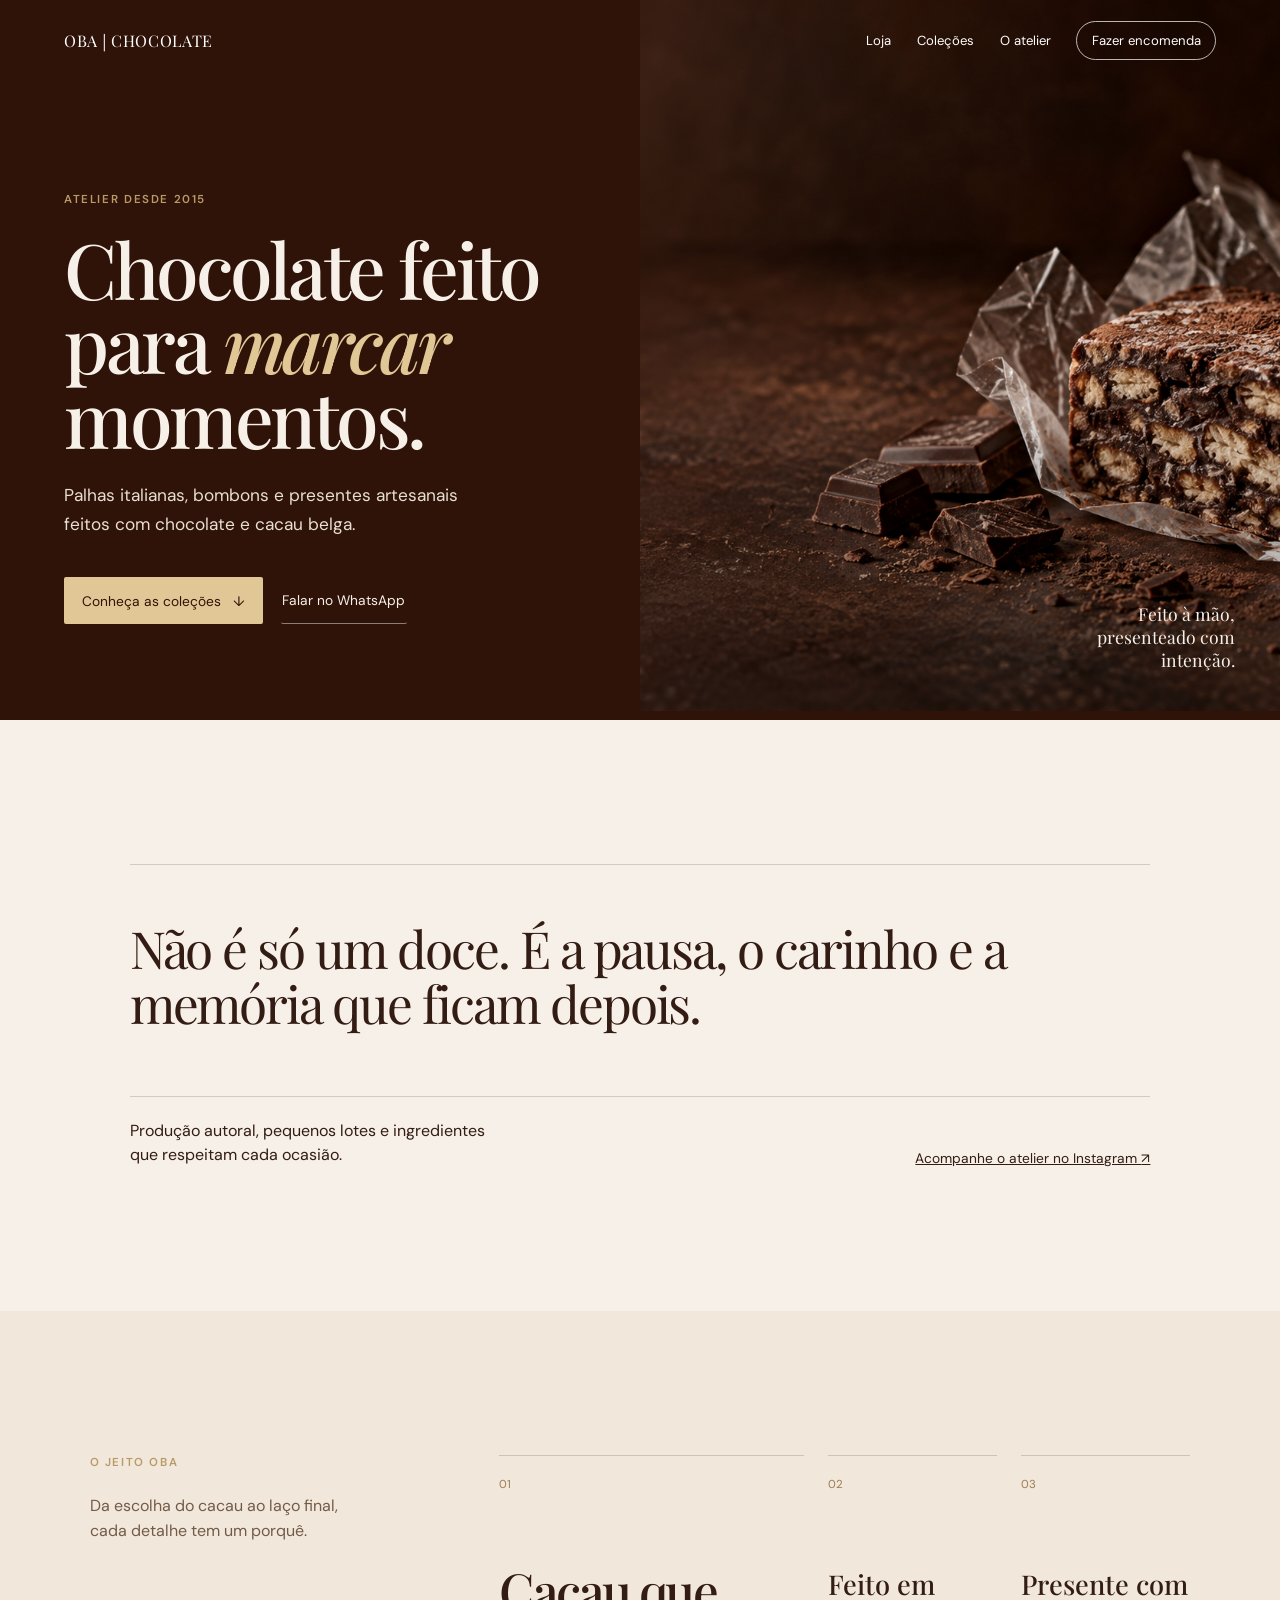
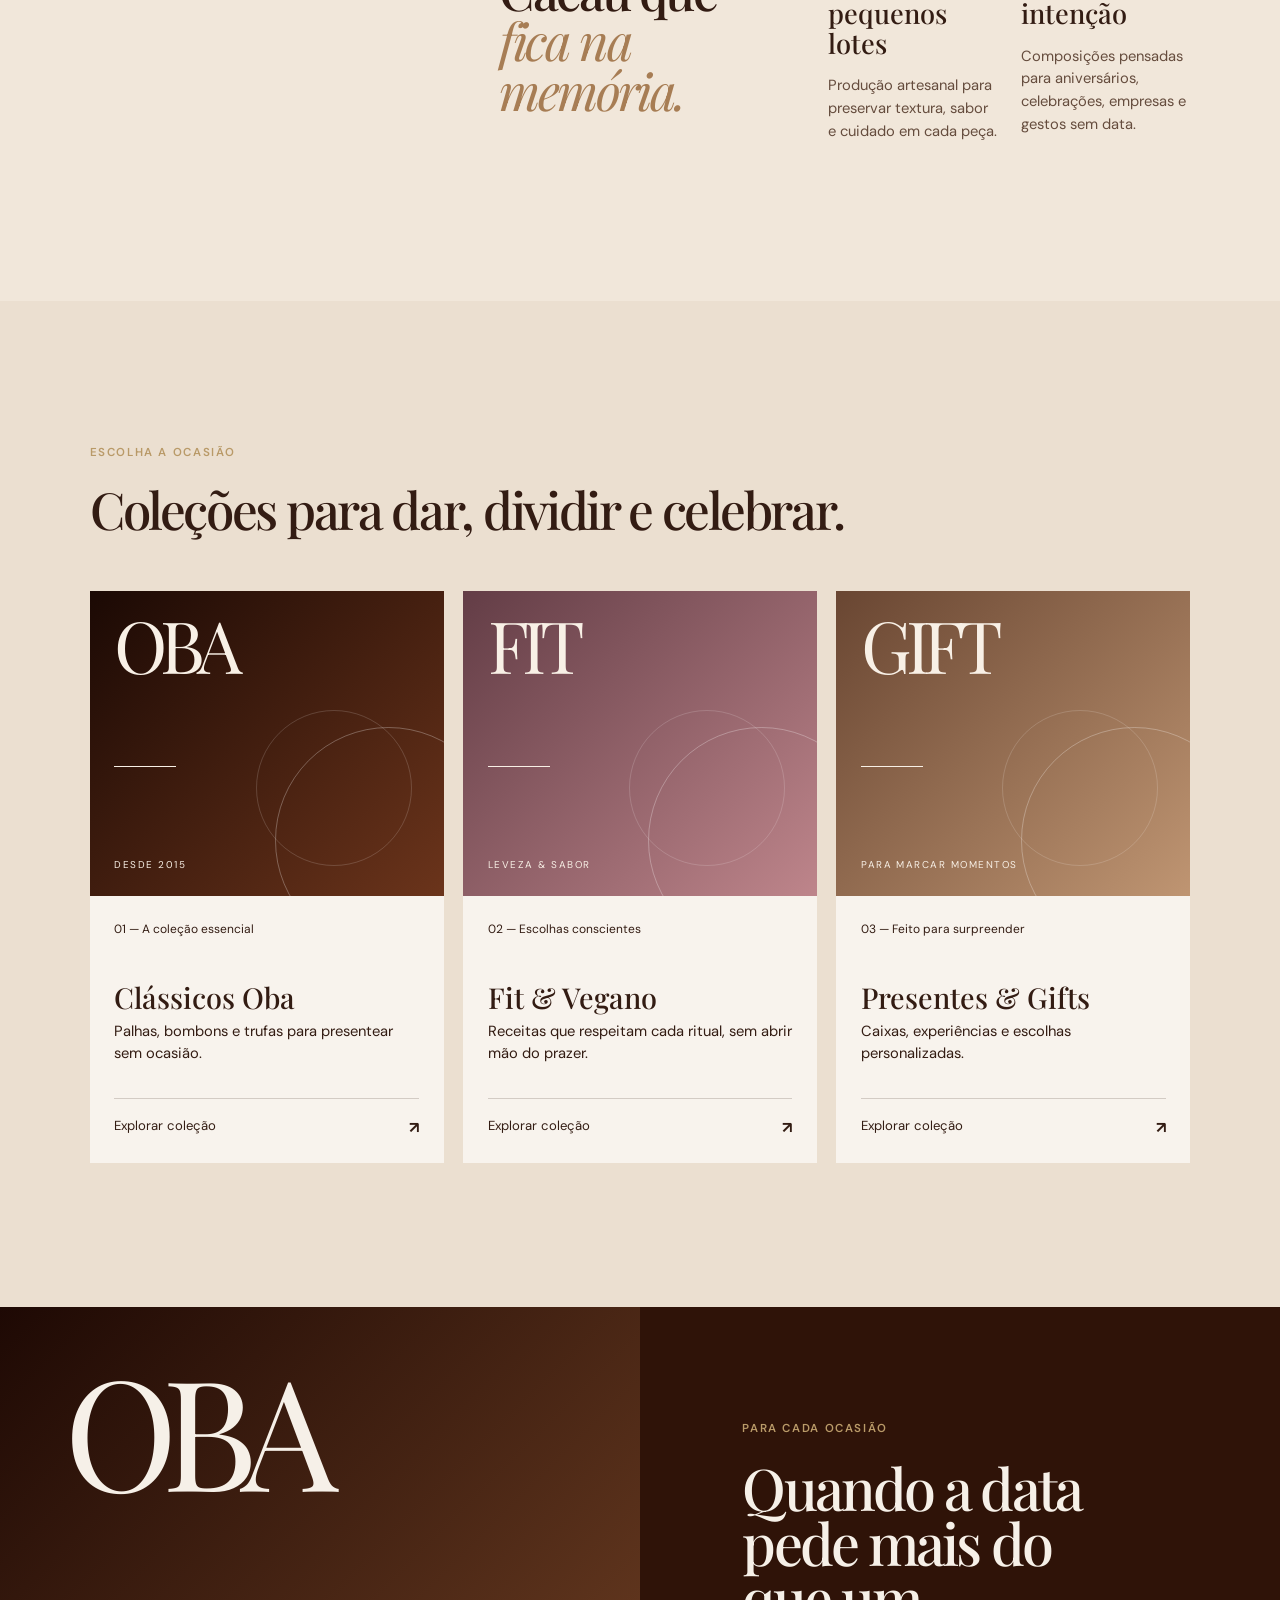
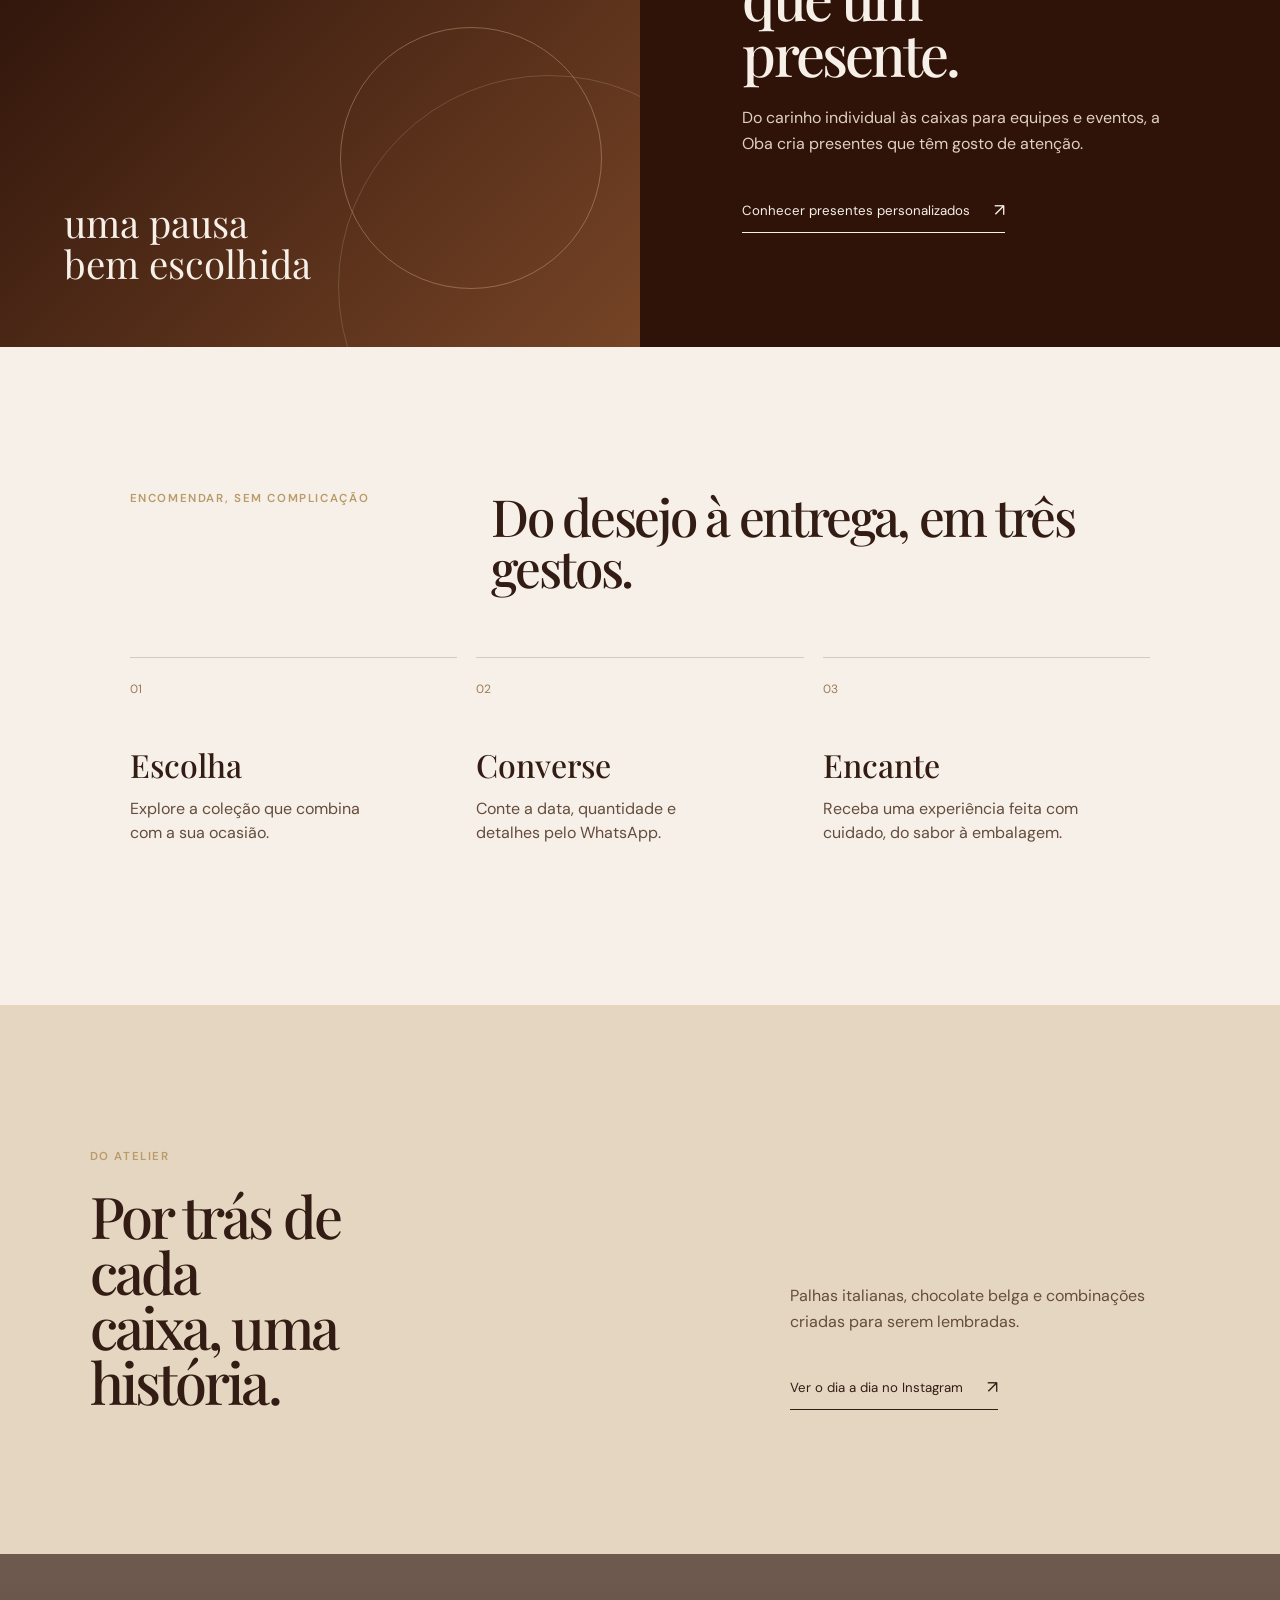
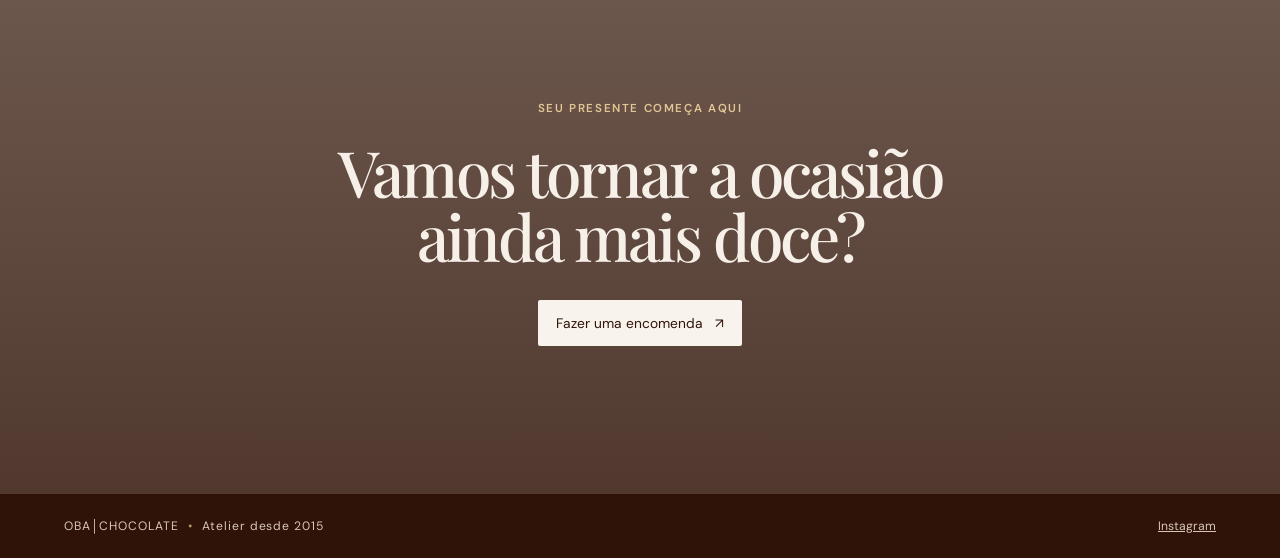
<file: index.html>
<!doctype html>
<html lang="pt-BR">
  <head>
    <meta charset="UTF-8" />
    <meta name="viewport" content="width=device-width, initial-scale=1.0" />
    <meta name="description" content="Oba Chocolate — presentes, palhas italianas e experiências artesanais em chocolate." />
    <title>Oba Chocolate — Atelier desde 2015</title>
    <link rel="preconnect" href="https://fonts.googleapis.com" />
    <link rel="preconnect" href="https://fonts.gstatic.com" crossorigin />
    <link href="https://fonts.googleapis.com/css2?family=DM+Sans:wght@400;500;600&family=Playfair+Display:wght@500;600;700&display=swap" rel="stylesheet" />
    <link rel="stylesheet" href="styles.css" />
  </head>
  <body>
    <a class="skip-link" href="#conteudo">Pular para o conteúdo</a>
    <header class="topbar">
      <a class="brand" href="#inicio" aria-label="Oba Chocolate — início">OBA<span>│</span>CHOCOLATE</a>
      <nav aria-label="Navegação principal">
        <a href="loja.html">Loja</a>
        <a href="#colecoes">Coleções</a>
        <a href="#atelier">O atelier</a>
        <a class="nav-cta" href="https://wa.me/5521999297818" target="_blank" rel="noreferrer">Fazer encomenda</a>
      </nav>
    </header>

    <main id="conteudo">
      <section class="hero" id="inicio" aria-labelledby="hero-title">
        <div class="hero-copy reveal">
          <p class="eyebrow">Atelier desde 2015</p>
          <h1 id="hero-title">Chocolate feito para <em>marcar</em> momentos.</h1>
          <p class="lede">Palhas italianas, bombons e presentes artesanais feitos com chocolate e cacau belga.</p>
          <div class="actions">
            <a class="button button-primary" href="#colecoes">Conheça as coleções <span aria-hidden="true">↓</span></a>
            <a class="button button-plain" href="https://wa.me/5521999297818" target="_blank" rel="noreferrer">Falar no WhatsApp</a>
          </div>
        </div>
        <div class="hero-media parallax" data-parallax="0.08">
          <img src="oba-hero-artesanal.png" alt="Palha italiana artesanal de chocolate, embrulhada para presente" />
          <p class="image-note">Feito à mão,<br />presenteado com intenção.</p>
        </div>
      </section>

      <section class="statement section-space" id="atelier">
        <div class="rule reveal"></div>
        <p class="display reveal">Não é só um doce. É a pausa, o carinho e a memória que ficam depois.</p>
        <div class="atelier-details reveal">
          <p>Produção autoral, pequenos lotes e ingredientes que respeitam cada ocasião.</p>
          <a href="https://www.instagram.com/obachocolate/" target="_blank" rel="noreferrer">Acompanhe o atelier no Instagram <span aria-hidden="true">↗</span></a>
        </div>
      </section>

      <section class="signature section-space" aria-labelledby="signature-title">
        <div class="signature-label reveal"><p class="eyebrow">O jeito Oba</p><p>Da escolha do cacau ao laço final, cada detalhe tem um porquê.</p></div>
        <div class="signature-grid">
          <article class="reveal"><span>01</span><h2 id="signature-title">Cacau que<br /><em>fica na memória.</em></h2></article>
          <article class="reveal" style="--delay:100ms"><span>02</span><h3>Feito em pequenos lotes</h3><p>Produção artesanal para preservar textura, sabor e cuidado em cada peça.</p></article>
          <article class="reveal" style="--delay:200ms"><span>03</span><h3>Presente com intenção</h3><p>Composições pensadas para aniversários, celebrações, empresas e gestos sem data.</p></article>
        </div>
      </section>

      <section class="collections section-space" id="colecoes" aria-labelledby="collections-title">
        <div class="section-heading reveal">
          <p class="eyebrow">Escolha a ocasião</p>
          <h2 id="collections-title">Coleções para dar, dividir e celebrar.</h2>
        </div>
        <div class="collection-grid">
          <a class="collection-card classic reveal" style="--delay: 0ms" href="classicos.html" aria-label="Explorar coleção Clássicos Oba">
            <div class="card-art"><span>OBA</span><i></i><small>Desde 2015</small></div>
            <div class="card-content"><p>01 — A coleção essencial</p><h3>Clássicos Oba</h3><span>Palhas, bombons e trufas para presentear sem ocasião.</span><strong>Explorar coleção <b>↗</b></strong></div>
          </a>
          <a class="collection-card fit reveal" style="--delay: 100ms" href="fit-vegano.html" aria-label="Explorar coleção Fit e Vegano">
            <div class="card-art"><span>FIT</span><i></i><small>Leveza &amp; sabor</small></div>
            <div class="card-content"><p>02 — Escolhas conscientes</p><h3>Fit &amp; Vegano</h3><span>Receitas que respeitam cada ritual, sem abrir mão do prazer.</span><strong>Explorar coleção <b>↗</b></strong></div>
          </a>
          <a class="collection-card gifts reveal" style="--delay: 200ms" href="presentes.html" aria-label="Explorar coleção Presentes e Gifts">
            <div class="card-art"><span>GIFT</span><i></i><small>Para marcar momentos</small></div>
            <div class="card-content"><p>03 — Feito para surpreender</p><h3>Presentes &amp; Gifts</h3><span>Caixas, experiências e escolhas personalizadas.</span><strong>Explorar coleção <b>↗</b></strong></div>
          </a>
        </div>
      </section>

      <section class="occasions" aria-labelledby="occasions-title">
        <div class="occasion-art reveal"><span>OBA</span><p>uma pausa<br />bem escolhida</p></div>
        <div class="occasion-copy reveal"><p class="eyebrow">Para cada ocasião</p><h2 id="occasions-title">Quando a data pede mais do que um presente.</h2><p>Do carinho individual às caixas para equipes e eventos, a Oba cria presentes que têm gosto de atenção.</p><a class="text-link" href="presentes.html">Conhecer presentes personalizados <span>↗</span></a></div>
      </section>

      <section class="process section-space" aria-labelledby="process-title">
        <div class="process-intro reveal"><p class="eyebrow">Encomendar, sem complicação</p><h2 id="process-title">Do desejo à entrega, em três gestos.</h2></div>
        <ol class="steps">
          <li class="reveal"><span>01</span><h3>Escolha</h3><p>Explore a coleção que combina com a sua ocasião.</p></li>
          <li class="reveal" style="--delay: 100ms"><span>02</span><h3>Converse</h3><p>Conte a data, quantidade e detalhes pelo WhatsApp.</p></li>
          <li class="reveal" style="--delay: 200ms"><span>03</span><h3>Encante</h3><p>Receba uma experiência feita com cuidado, do sabor à embalagem.</p></li>
        </ol>
      </section>

      <section class="journal section-space" aria-labelledby="journal-title">
        <div class="journal-heading reveal"><p class="eyebrow">Do atelier</p><h2 id="journal-title">Por trás de cada<br />caixa, uma história.</h2></div>
        <div class="journal-note reveal"><p>Palhas italianas, chocolate belga e combinações criadas para serem lembradas.</p><a class="text-link" href="https://www.instagram.com/obachocolate/" target="_blank" rel="noreferrer">Ver o dia a dia no Instagram <span>↗</span></a></div>
      </section>

      <section class="closing" aria-labelledby="closing-title">
        <div class="closing-copy reveal"><p class="eyebrow">Seu presente começa aqui</p><h2 id="closing-title">Vamos tornar a ocasião ainda mais doce?</h2><a class="button button-light" href="https://wa.me/5521999297818" target="_blank" rel="noreferrer">Fazer uma encomenda <span aria-hidden="true">↗</span></a></div>
      </section>
    </main>
    <footer><p>OBA│CHOCOLATE <span>•</span> Atelier desde 2015</p><a href="https://www.instagram.com/obachocolate/" target="_blank" rel="noreferrer">Instagram</a></footer>
    <script src="script.js"></script>
  </body>
</html>
</file>
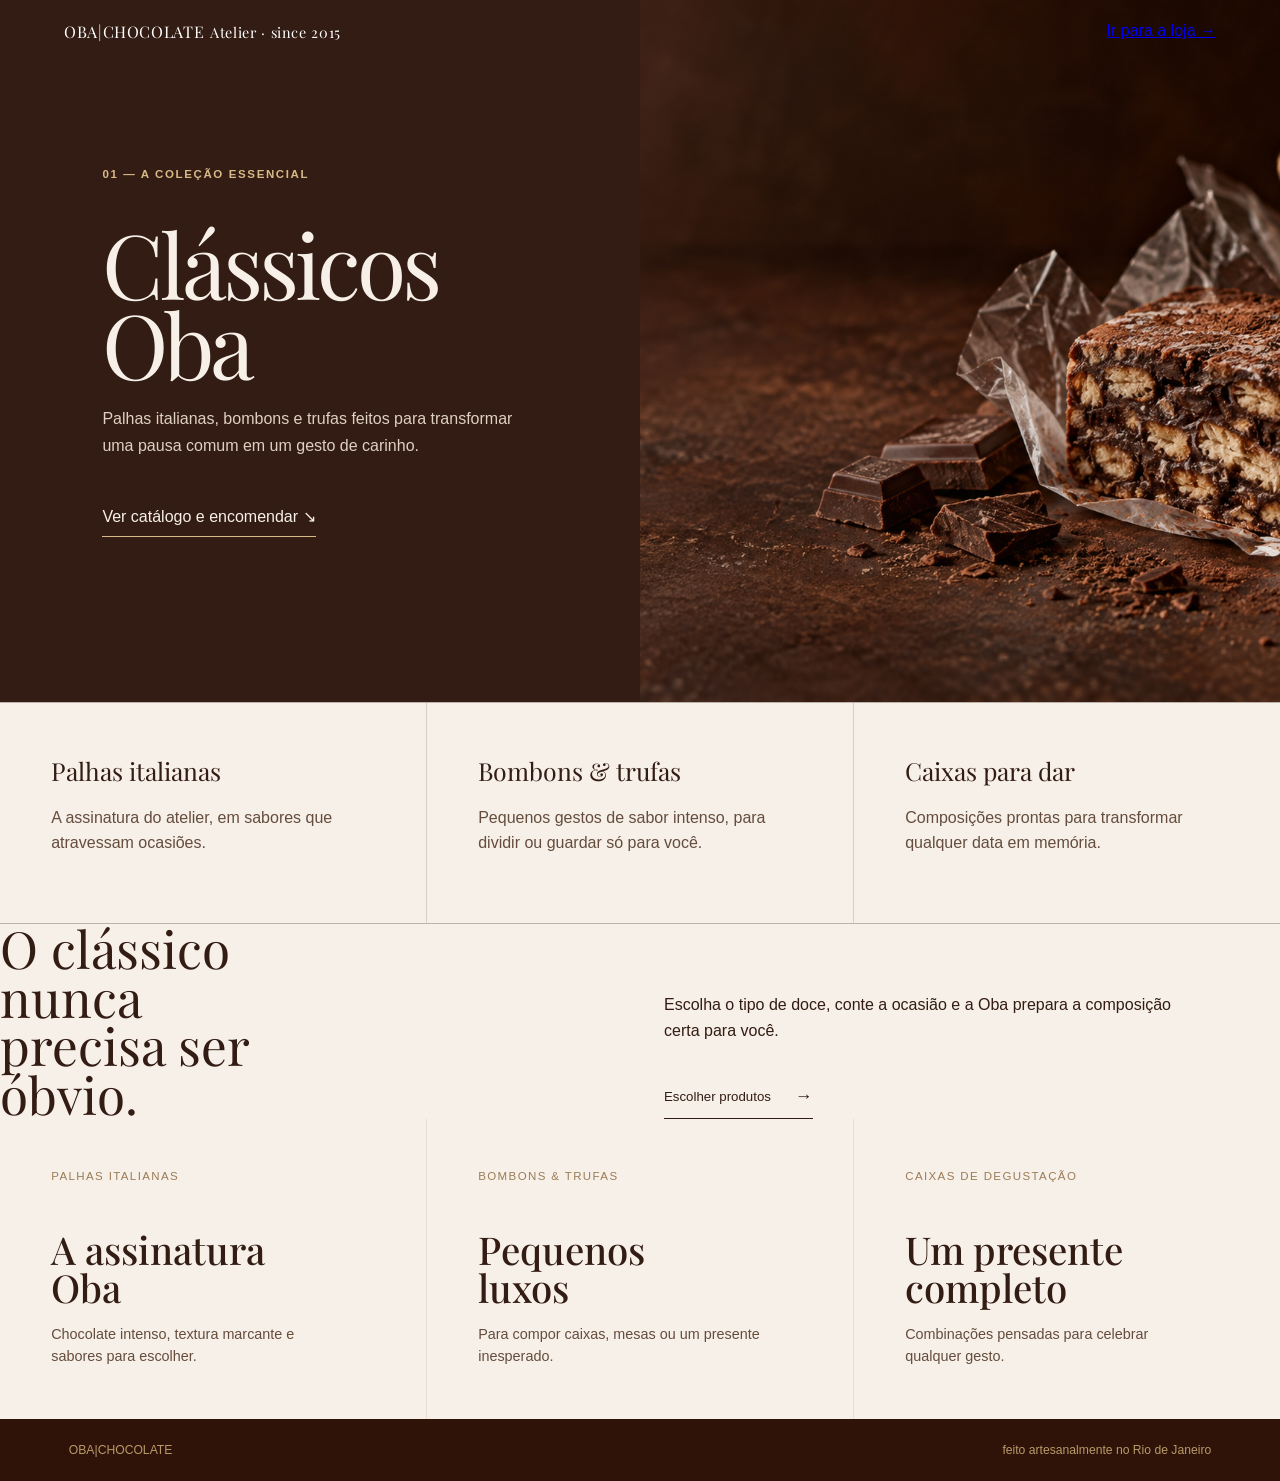
<file: classicos.html>
<!doctype html>
<html lang="pt-BR">
<head>
  <meta charset="utf-8"><meta name="viewport" content="width=device-width,initial-scale=1">
  <title>Clássicos Oba — Oba Chocolate</title>
  <link rel="preconnect" href="https://fonts.googleapis.com"><link rel="preconnect" href="https://fonts.gstatic.com" crossorigin>
  <link href="https://fonts.googleapis.com/css2?family=DM+Mono:wght@400;500&family=Playfair+Display:ital,wght@0,400;0,500;1,400&display=swap" rel="stylesheet"><link rel="stylesheet" href="styles.css">
</head>
<body class="collection-page">
  <header class="topbar innerbar"><a class="brand" href="index.html">OBA|CHOCOLATE <span>Atelier · since 2015</span></a><a class="menu-link" href="loja.html">Ir para a loja →</a></header>
  <main>
    <section class="collection-hero"><div class="collection-hero-copy"><p class="eyebrow">01 — A coleção essencial</p><h1>Clássicos Oba</h1><p>Palhas italianas, bombons e trufas feitos para transformar uma pausa comum em um gesto de carinho.</p><a href="#catalogo">Ver catálogo e encomendar ↘</a></div><div class="collection-photo" style="background-image:url('oba-hero-artesanal.png')"></div></section>
    <section class="collection-notes"><article><span>Palhas italianas</span><p>A assinatura do atelier, em sabores que atravessam ocasiões.</p></article><article><span>Bombons &amp; trufas</span><p>Pequenos gestos de sabor intenso, para dividir ou guardar só para você.</p></article><article><span>Caixas para dar</span><p>Composições prontas para transformar qualquer data em memória.</p></article></section>
    <section class="catalog-bridge reveal" id="catalogo"><h2>O clássico nunca precisa ser óbvio.</h2><div><p>Escolha o tipo de doce, conte a ocasião e a Oba prepara a composição certa para você.</p><a class="text-link dark-link" href="loja.html">Escolher produtos <span>→</span></a></div></section>
    <section class="product-showcase" aria-label="Opções da coleção clássicos"><article><p>Palhas italianas</p><h3>A assinatura Oba</h3><span>Chocolate intenso, textura marcante e sabores para escolher.</span></article><article><p>Bombons &amp; trufas</p><h3>Pequenos luxos</h3><span>Para compor caixas, mesas ou um presente inesperado.</span></article><article><p>Caixas de degustação</p><h3>Um presente completo</h3><span>Combinações pensadas para celebrar qualquer gesto.</span></article></section>
  </main><footer><span>OBA|CHOCOLATE</span><span>feito artesanalmente no Rio de Janeiro</span></footer><script src="script.js"></script>
</body></html>
</file>
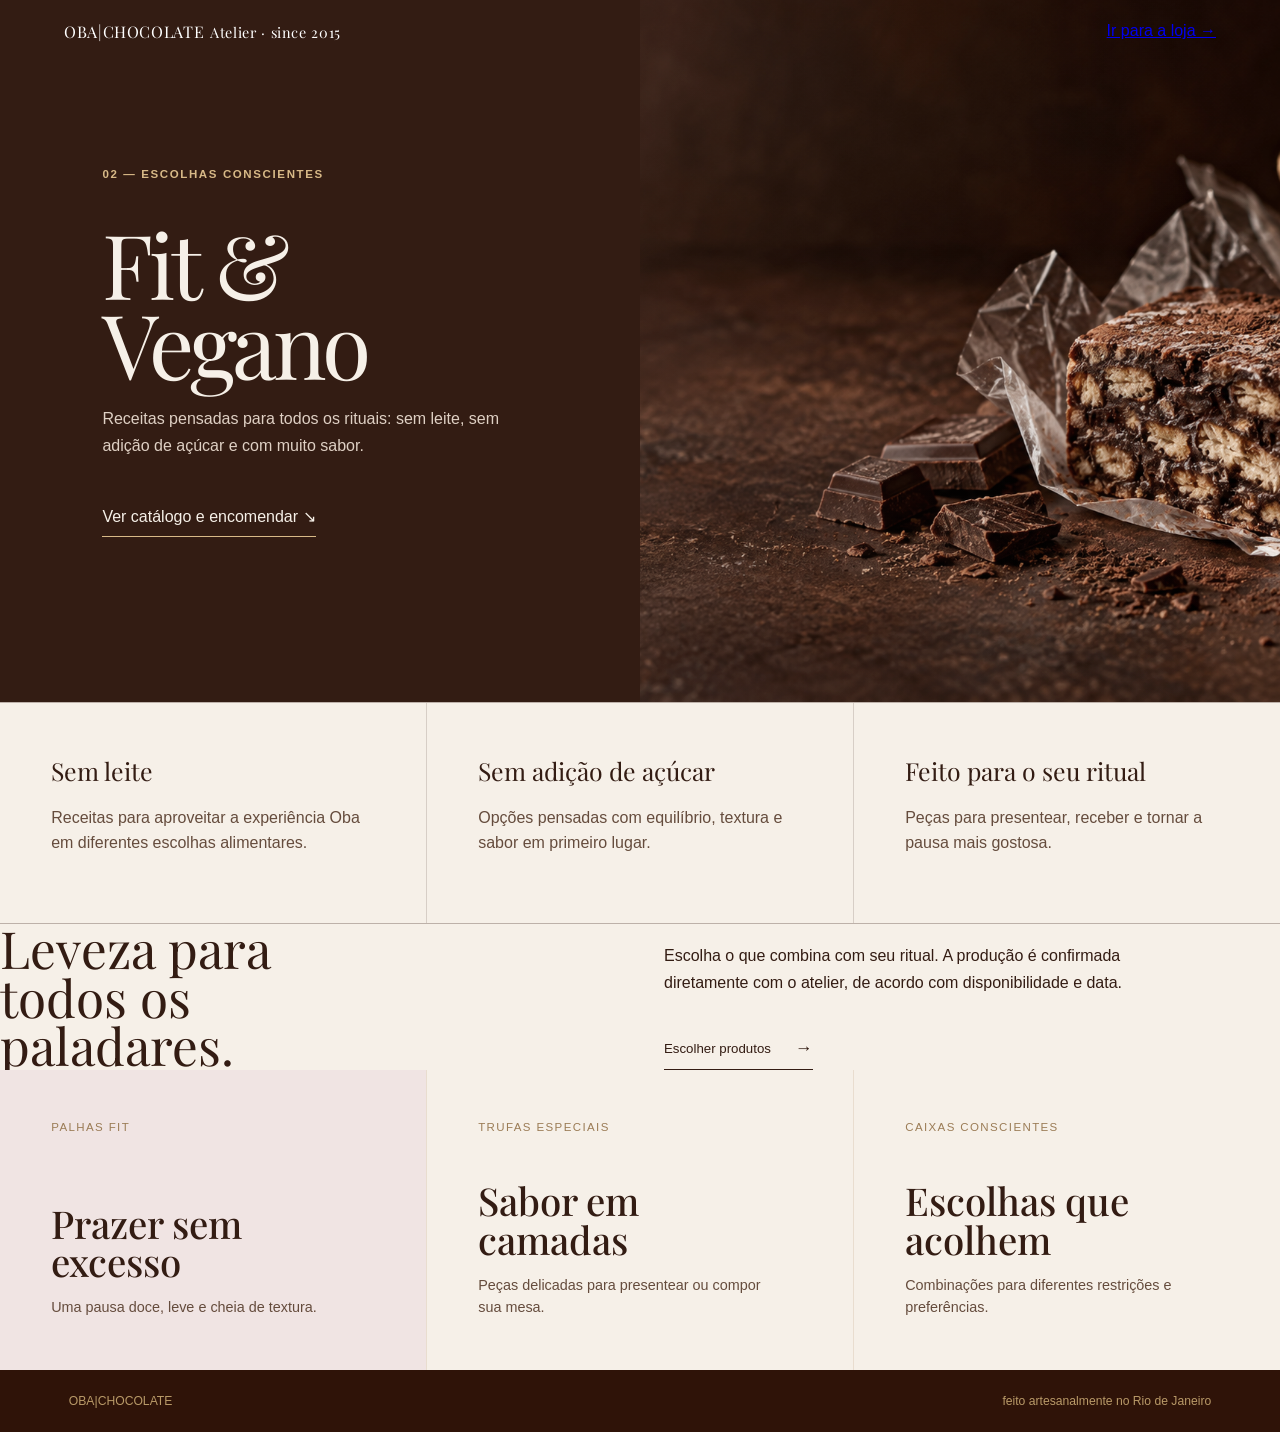
<file: fit-vegano.html>
<!doctype html>
<html lang="pt-BR">
<head>
  <meta charset="utf-8"><meta name="viewport" content="width=device-width,initial-scale=1">
  <title>Fit & Vegano — Oba Chocolate</title>
  <link rel="preconnect" href="https://fonts.googleapis.com"><link rel="preconnect" href="https://fonts.gstatic.com" crossorigin>
  <link href="https://fonts.googleapis.com/css2?family=DM+Mono:wght@400;500&family=Playfair+Display:ital,wght@0,400;0,500;1,400&display=swap" rel="stylesheet"><link rel="stylesheet" href="styles.css">
</head>
<body class="collection-page">
  <header class="topbar innerbar"><a class="brand" href="index.html">OBA|CHOCOLATE <span>Atelier · since 2015</span></a><a class="menu-link" href="loja.html">Ir para a loja →</a></header>
  <main>
    <section class="collection-hero fit-hero"><div class="collection-hero-copy"><p class="eyebrow">02 — Escolhas conscientes</p><h1>Fit &amp; Vegano</h1><p>Receitas pensadas para todos os rituais: sem leite, sem adição de açúcar e com muito sabor.</p><a href="#catalogo">Ver catálogo e encomendar ↘</a></div><div class="collection-photo" style="background-image:url('oba-hero-artesanal.png')"></div></section>
    <section class="collection-notes"><article><span>Sem leite</span><p>Receitas para aproveitar a experiência Oba em diferentes escolhas alimentares.</p></article><article><span>Sem adição de açúcar</span><p>Opções pensadas com equilíbrio, textura e sabor em primeiro lugar.</p></article><article><span>Feito para o seu ritual</span><p>Peças para presentear, receber e tornar a pausa mais gostosa.</p></article></section>
    <section class="catalog-bridge reveal" id="catalogo"><h2>Leveza para todos os paladares.</h2><div><p>Escolha o que combina com seu ritual. A produção é confirmada diretamente com o atelier, de acordo com disponibilidade e data.</p><a class="text-link dark-link" href="loja.html">Escolher produtos <span>→</span></a></div></section>
    <section class="product-showcase fit-products" aria-label="Opções da coleção Fit e Vegano"><article><p>Palhas Fit</p><h3>Prazer sem excesso</h3><span>Uma pausa doce, leve e cheia de textura.</span></article><article><p>Trufas especiais</p><h3>Sabor em camadas</h3><span>Peças delicadas para presentear ou compor sua mesa.</span></article><article><p>Caixas conscientes</p><h3>Escolhas que acolhem</h3><span>Combinações para diferentes restrições e preferências.</span></article></section>
  </main><footer><span>OBA|CHOCOLATE</span><span>feito artesanalmente no Rio de Janeiro</span></footer><script src="script.js"></script>
</body></html>
</file>
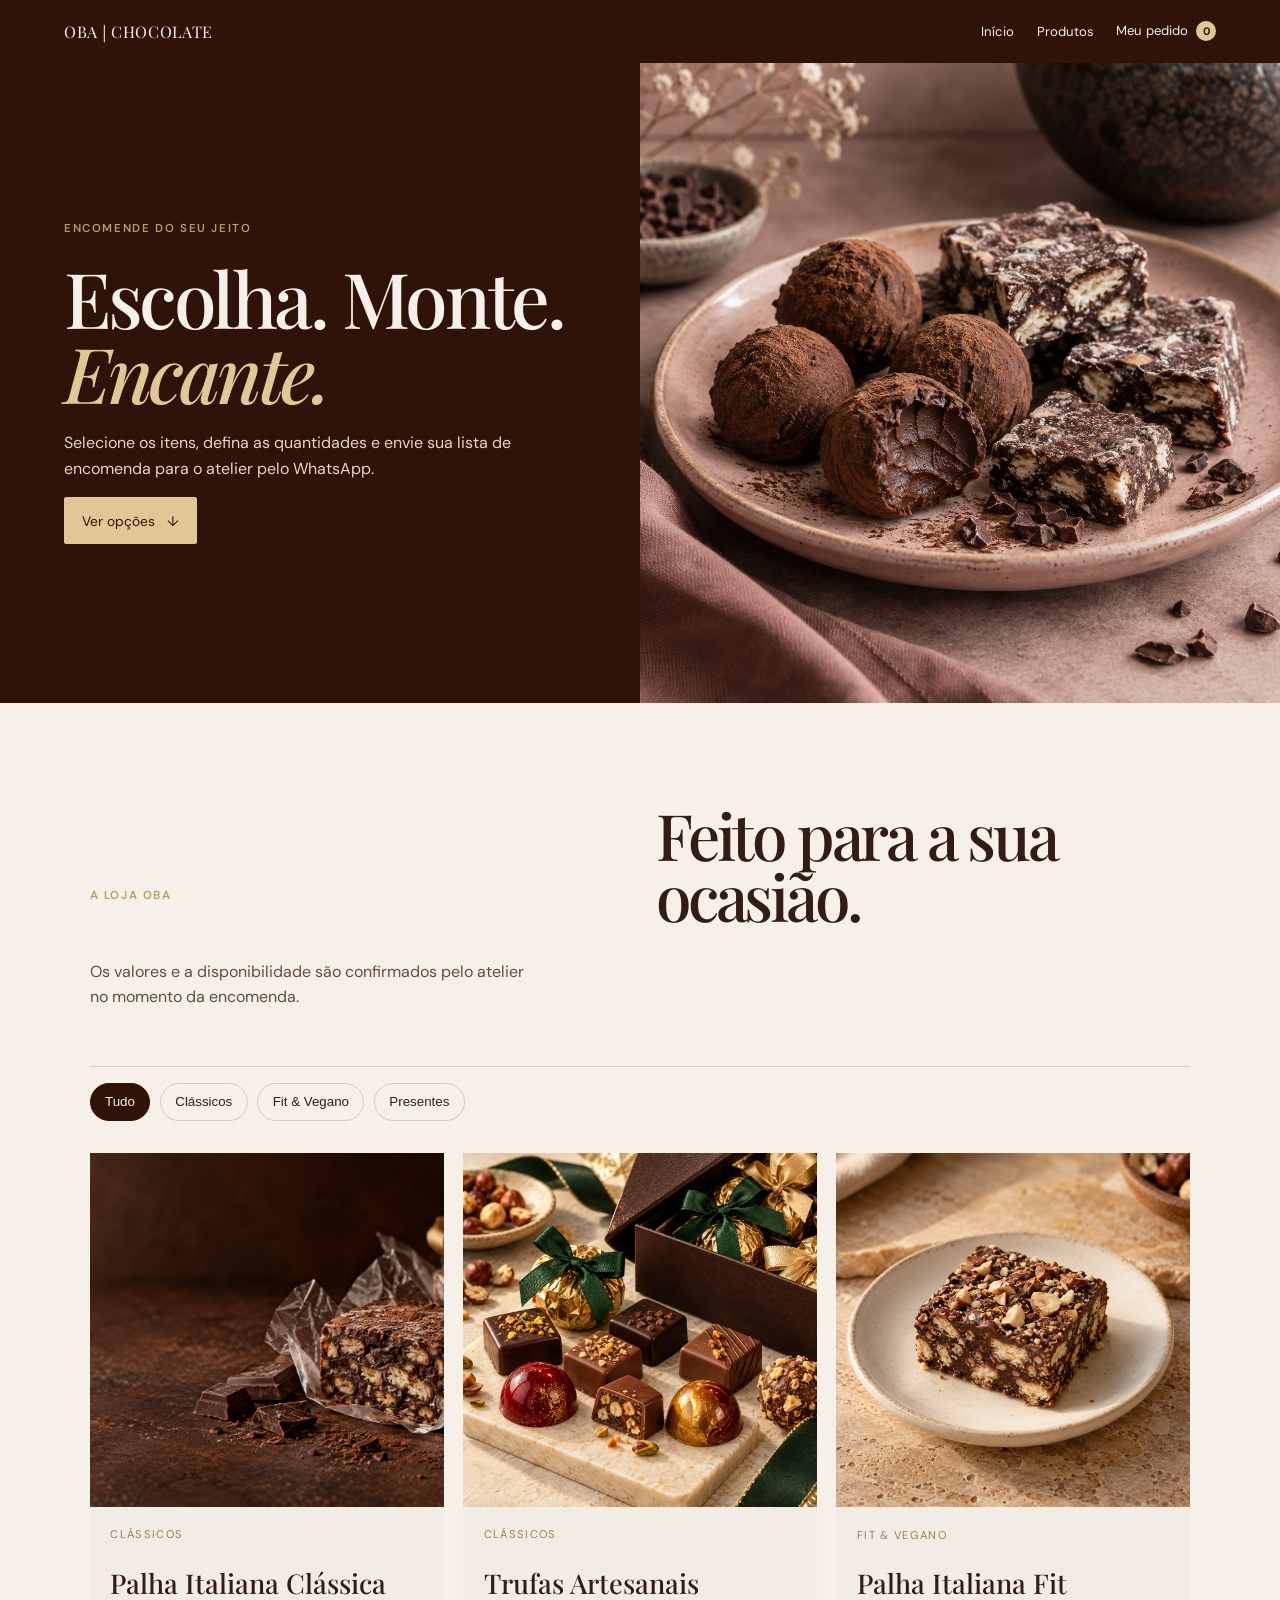
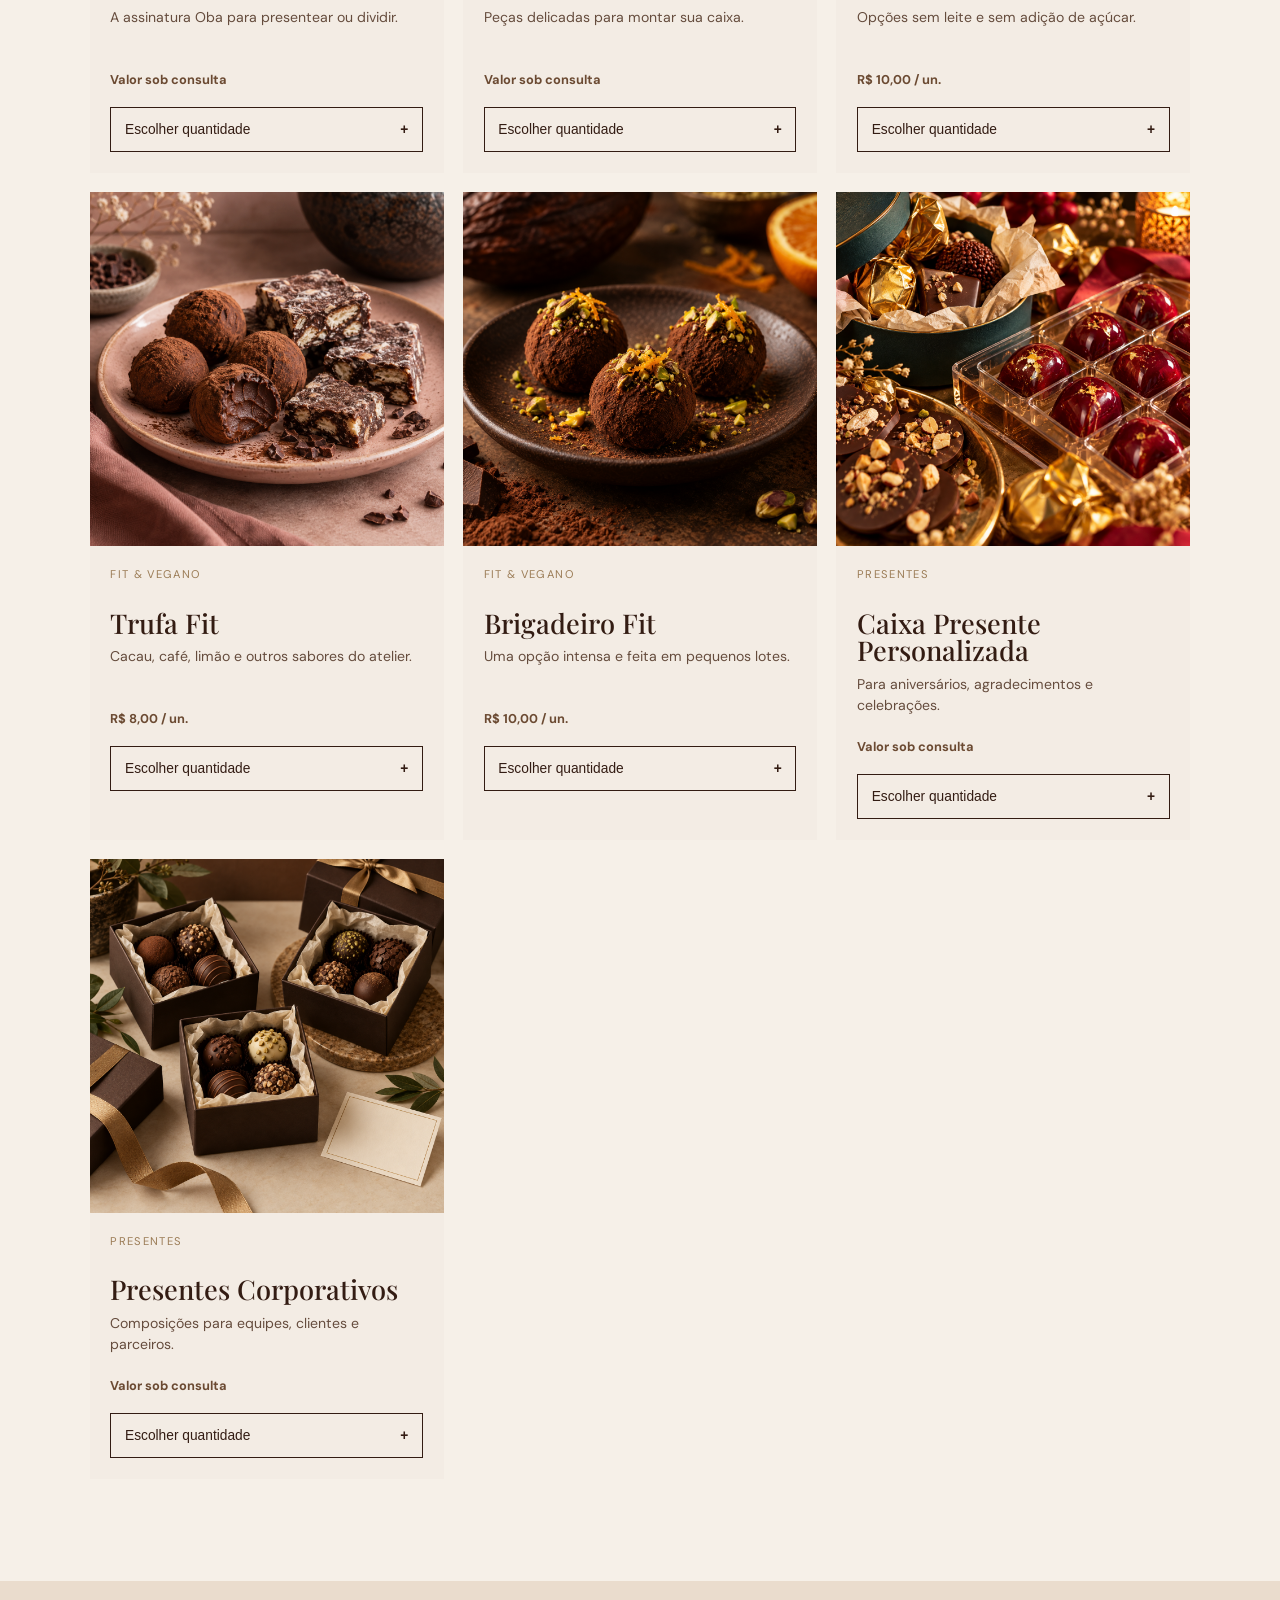
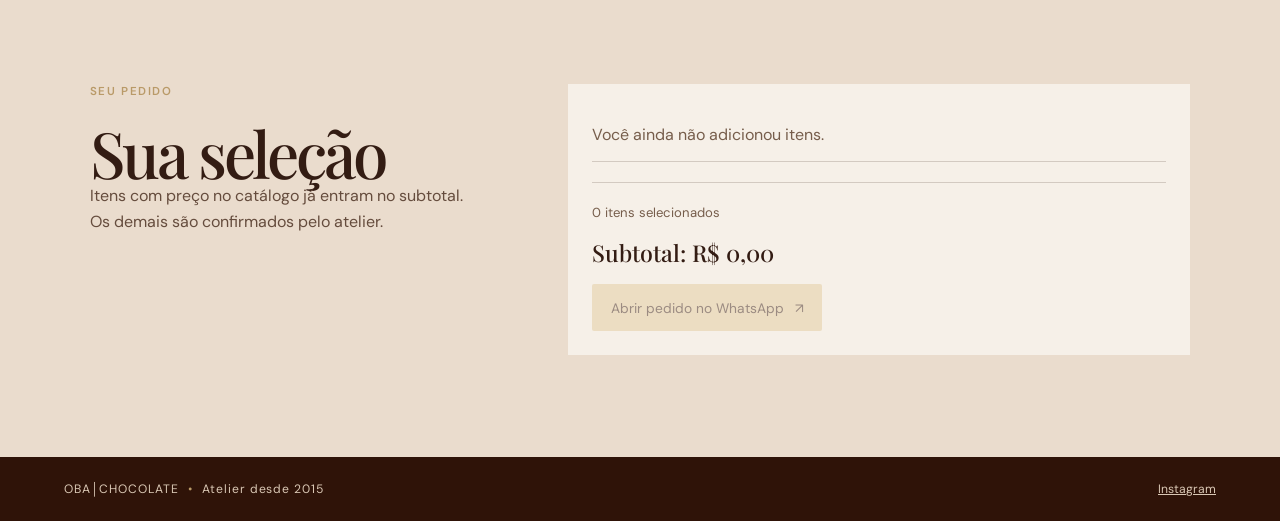
<file: loja.html>
<!doctype html>
<html lang="pt-BR">
<head>
  <meta charset="utf-8"><meta name="viewport" content="width=device-width,initial-scale=1">
  <meta name="description" content="Escolha os produtos da Oba Chocolate e envie a encomenda pelo WhatsApp.">
  <title>Loja Oba Chocolate</title>
  <link rel="preconnect" href="https://fonts.googleapis.com"><link rel="preconnect" href="https://fonts.gstatic.com" crossorigin>
  <link href="https://fonts.googleapis.com/css2?family=DM+Sans:wght@400;500;600&family=Playfair+Display:ital,wght@0,400;0,500;1,400&display=swap" rel="stylesheet"><link rel="stylesheet" href="styles.css">
</head>
<body class="shop-page">
  <a class="skip-link" href="#produtos">Pular para os produtos</a>
  <header class="shop-header"><a class="brand" href="index.html">OBA<span>│</span>CHOCOLATE</a><nav><a href="index.html">Início</a><a href="#produtos">Produtos</a><a href="#carrinho">Meu pedido <b id="cart-count">0</b></a></nav></header>
  <main>
    <section class="shop-hero"><div><p class="eyebrow">Encomende do seu jeito</p><h1>Escolha. Monte.<br><em>Encante.</em></h1><p>Selecione os itens, defina as quantidades e envie sua lista de encomenda para o atelier pelo WhatsApp.</p><a class="button button-primary" href="#produtos">Ver opções <span>↓</span></a></div><img src="oba-produtos-artesanais.png" alt="Trufas e palhas italianas artesanais da Oba Chocolate"></section>
    <section class="shop-content" id="produtos"><div class="shop-intro"><p class="eyebrow">A loja Oba</p><h2>Feito para a sua ocasião.</h2><p>Os valores e a disponibilidade são confirmados pelo atelier no momento da encomenda.</p></div><div class="filter-bar" aria-label="Filtrar produtos"><button class="is-active" data-filter="all">Tudo</button><button data-filter="classicos">Clássicos</button><button data-filter="fit">Fit &amp; Vegano</button><button data-filter="presentes">Presentes</button></div><div class="shop-grid" id="shop-grid"></div></section>
    <section class="cart-panel" id="carrinho" aria-labelledby="cart-title"><div><p class="eyebrow">Seu pedido</p><h2 id="cart-title">Sua seleção</h2><p class="cart-help">Itens com preço no catálogo já entram no subtotal. Os demais são confirmados pelo atelier.</p></div><div class="cart-box"><ul id="cart-items"><li class="empty-cart">Você ainda não adicionou itens.</li></ul><div class="cart-footer"><span id="cart-summary">0 itens selecionados</span><strong id="cart-total">Subtotal: R$ 0,00</strong><small id="cart-note"></small><a id="whatsapp-order" class="button button-primary is-disabled" href="#carrinho" rel="noreferrer">Abrir pedido no WhatsApp <span>↗</span></a></div></div></section>
  </main><footer><p>OBA│CHOCOLATE <span>•</span> Atelier desde 2015</p><a href="https://www.instagram.com/obachocolate/" target="_blank" rel="noreferrer">Instagram</a></footer><script src="loja.js"></script>
</body></html>
</file>
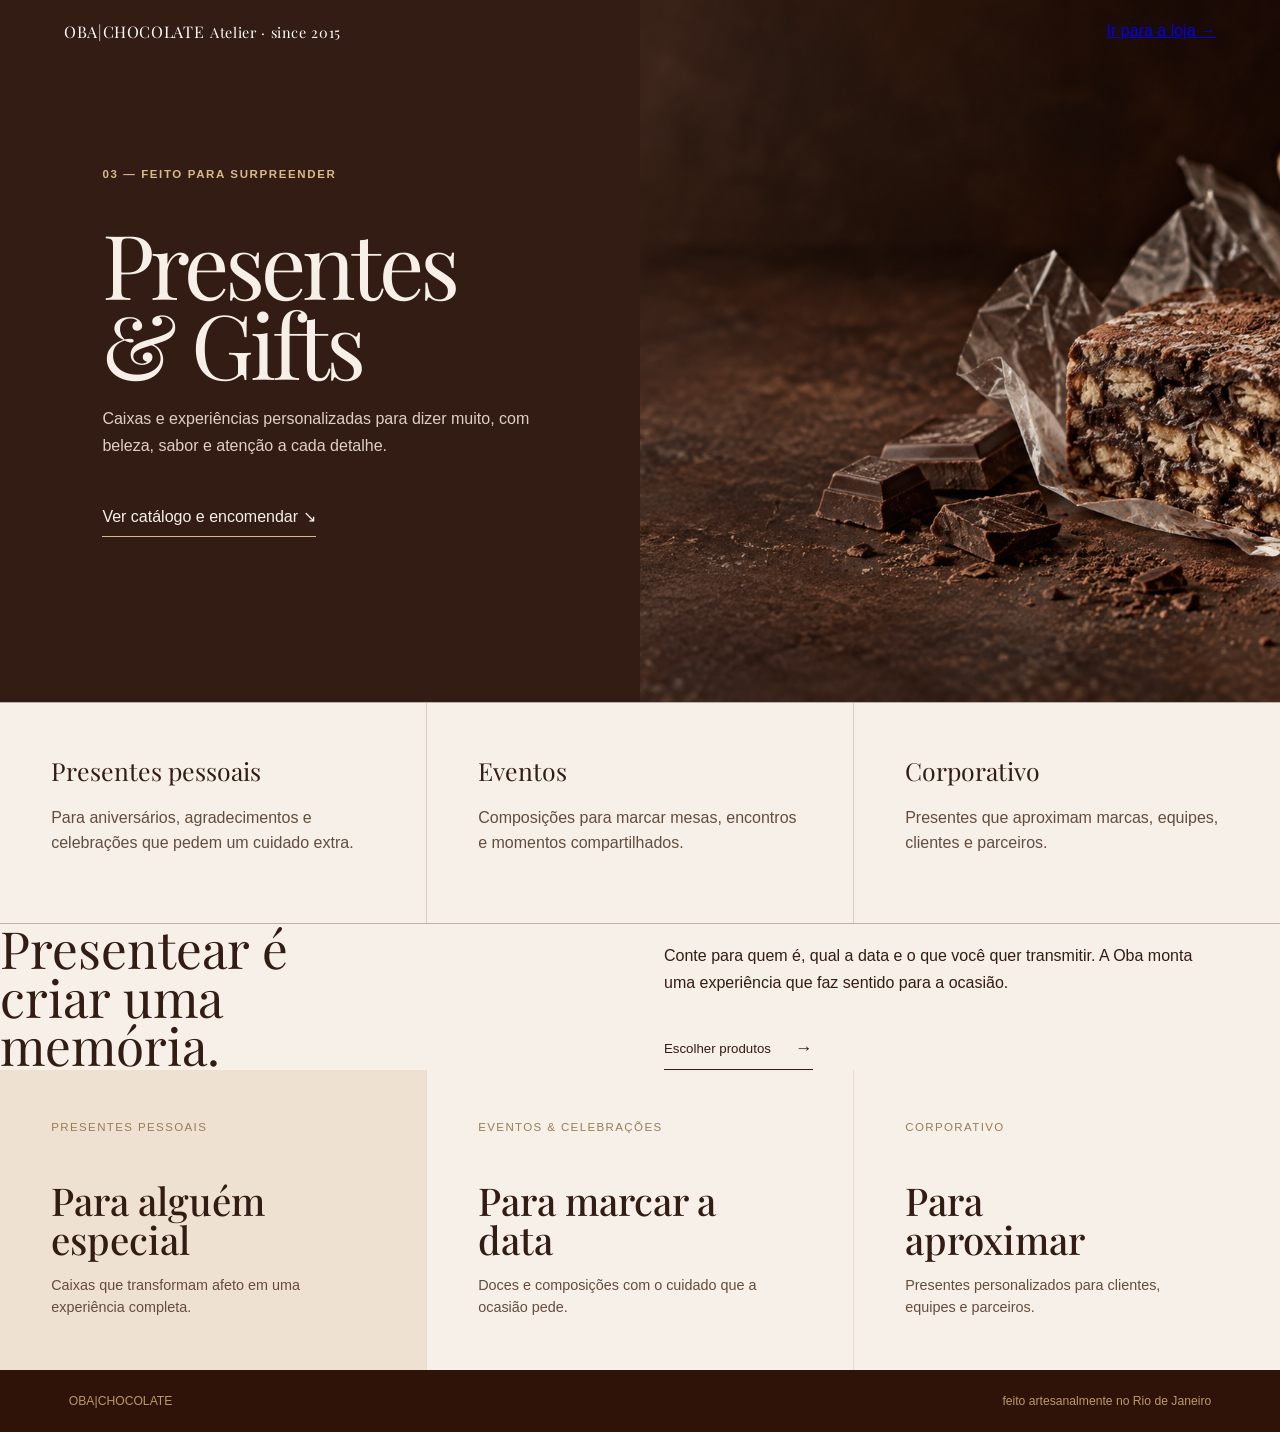
<file: presentes.html>
<!doctype html>
<html lang="pt-BR">
<head>
  <meta charset="utf-8"><meta name="viewport" content="width=device-width,initial-scale=1">
  <title>Presentes & Gifts — Oba Chocolate</title>
  <link rel="preconnect" href="https://fonts.googleapis.com"><link rel="preconnect" href="https://fonts.gstatic.com" crossorigin>
  <link href="https://fonts.googleapis.com/css2?family=DM+Mono:wght@400;500&family=Playfair+Display:ital,wght@0,400;0,500;1,400&display=swap" rel="stylesheet"><link rel="stylesheet" href="styles.css">
</head>
<body class="collection-page">
  <header class="topbar innerbar"><a class="brand" href="index.html">OBA|CHOCOLATE <span>Atelier · since 2015</span></a><a class="menu-link" href="loja.html">Ir para a loja →</a></header>
  <main>
    <section class="collection-hero gifts-hero"><div class="collection-hero-copy"><p class="eyebrow">03 — Feito para surpreender</p><h1>Presentes &amp; Gifts</h1><p>Caixas e experiências personalizadas para dizer muito, com beleza, sabor e atenção a cada detalhe.</p><a href="#catalogo">Ver catálogo e encomendar ↘</a></div><div class="collection-photo" style="background-image:url('oba-hero-artesanal.png')"></div></section>
    <section class="collection-notes"><article><span>Presentes pessoais</span><p>Para aniversários, agradecimentos e celebrações que pedem um cuidado extra.</p></article><article><span>Eventos</span><p>Composições para marcar mesas, encontros e momentos compartilhados.</p></article><article><span>Corporativo</span><p>Presentes que aproximam marcas, equipes, clientes e parceiros.</p></article></section>
    <section class="catalog-bridge reveal" id="catalogo"><h2>Presentear é criar uma memória.</h2><div><p>Conte para quem é, qual a data e o que você quer transmitir. A Oba monta uma experiência que faz sentido para a ocasião.</p><a class="text-link dark-link" href="loja.html">Escolher produtos <span>→</span></a></div></section>
    <section class="product-showcase gifts-products" aria-label="Soluções de presentes"><article><p>Presentes pessoais</p><h3>Para alguém especial</h3><span>Caixas que transformam afeto em uma experiência completa.</span></article><article><p>Eventos &amp; celebrações</p><h3>Para marcar a data</h3><span>Doces e composições com o cuidado que a ocasião pede.</span></article><article><p>Corporativo</p><h3>Para aproximar</h3><span>Presentes personalizados para clientes, equipes e parceiros.</span></article></section>
  </main><footer><span>OBA|CHOCOLATE</span><span>feito artesanalmente no Rio de Janeiro</span></footer><script src="script.js"></script>
</body></html>
</file>
<file: styles.css>
:root{--cocoa:#2f1308;--ink:#331c13;--cream:#f6f0e8;--sand:#e5d6c2;--gold:#b99a68;--line:rgba(51,28,19,.18);--serif:"Playfair Display",Georgia,serif;--sans:"DM Sans",Arial,sans-serif}*{box-sizing:border-box}html{scroll-behavior:smooth}body{margin:0;background:var(--cream);color:var(--ink);font-family:var(--sans);font-size:16px}.skip-link{position:absolute;left:1rem;top:-4rem;background:#fff;color:#000;padding:.7rem;z-index:20}.skip-link:focus{top:1rem}.topbar{display:flex;align-items:center;justify-content:space-between;padding:1.3rem 5vw;position:absolute;width:100%;z-index:5;color:#fff}.brand{font-family:var(--serif);font-size:1rem;letter-spacing:.04em;color:inherit;text-decoration:none}.brand span{font-size:.9em;margin:0 .08em}.topbar nav{display:flex;gap:1.6rem;align-items:center}.topbar nav a{font-size:.82rem;color:inherit;text-decoration:none}.topbar .nav-cta{border:1px solid rgba(255,255,255,.7);padding:.62rem .9rem;border-radius:99px}.hero{min-height:720px;display:grid;grid-template-columns:1fr 1fr;background:var(--cocoa);color:var(--cream);overflow:hidden}.hero-copy{padding:11rem 5vw 5rem;max-width:680px;align-self:center}.eyebrow{text-transform:uppercase;letter-spacing:.14em;font-size:.72rem;font-weight:600;margin:0 0 1.5rem;color:var(--gold)}h1,h2,h3,p{margin-top:0}h1{font-family:var(--serif);font-size:clamp(3.3rem,6vw,6.4rem);line-height:.97;letter-spacing:-.045em;margin-bottom:1.7rem;font-weight:500}h1 em{font-weight:500;color:#e1c795}.lede{font-size:1.08rem;line-height:1.65;max-width:430px;color:#e8ded2}.actions{display:flex;gap:1.1rem;align-items:center;flex-wrap:wrap;margin-top:2.4rem}.button{font-size:.86rem;text-decoration:none;display:inline-flex;gap:.7rem;align-items:center;justify-content:center;padding:.9rem 1.15rem;border-radius:2px;transition:transform .25s ease,background .25s ease}.button:hover{transform:translateY(-2px)}.button-primary{background:#e1c795;color:var(--cocoa)}.button-plain{color:var(--cream);border-bottom:1px solid rgba(255,255,255,.45);padding-inline:.1rem}.hero-media{position:relative;min-height:720px;overflow:hidden}.hero-media:after{content:"";position:absolute;inset:0;background:linear-gradient(90deg,rgba(47,19,8,.34),transparent 35%),linear-gradient(0deg,rgba(0,0,0,.35),transparent 48%)}.hero-media img{width:100%;height:100%;object-fit:cover;filter:saturate(.76) contrast(1.07)}.image-note{position:absolute;z-index:1;bottom:2.5rem;right:2.8rem;margin:0;font-family:var(--serif);font-size:1.1rem;text-align:right;max-width:180px}.section-space{padding:9rem 7vw}.statement{max-width:1200px;margin:auto}.rule{height:1px;background:var(--line);width:100%;margin-bottom:3.5rem}.display{font-family:var(--serif);font-size:clamp(2.4rem,4vw,4.5rem);line-height:1.08;letter-spacing:-.04em;max-width:1000px;margin-bottom:4rem}.atelier-details{display:flex;justify-content:space-between;align-items:end;gap:2rem;border-top:1px solid var(--line);padding-top:1.4rem}.atelier-details p{max-width:370px;line-height:1.5;margin:0}.atelier-details a{color:var(--ink);font-size:.86rem}.collections{background:#ebdfd0}.section-heading{max-width:760px;margin-bottom:3.5rem}.section-heading h2,.process h2,.closing h2{font-family:var(--serif);font-size:clamp(2.5rem,4vw,4.4rem);letter-spacing:-.045em;line-height:1;margin-bottom:0;font-weight:500}.collection-grid{display:grid;grid-template-columns:repeat(3,1fr);gap:1.2rem}.collection-card{background:#f8f3ed;min-width:0}.collection-card img{width:100%;aspect-ratio:4/5;object-fit:cover;display:block;filter:saturate(.85);transition:transform .55s cubic-bezier(.2,.8,.2,1)}.collection-card:hover img{transform:scale(1.035)}.collection-card{overflow:hidden}.card-content{padding:1.35rem}.card-content p{font-size:.72rem;color:#7b6650;margin-bottom:2.4rem}.card-content h3{font-family:var(--serif);font-size:1.8rem;line-height:1.05;font-weight:500;margin-bottom:.45rem}.card-content span{font-size:.86rem;color:#6c5142;display:block;min-height:2.5rem}.card-content a{display:flex;justify-content:space-between;color:var(--ink);font-size:.84rem;text-decoration:none;border-top:1px solid var(--line);padding-top:1rem;margin-top:1.5rem}.card-content b{font-size:1rem}.process{max-width:1200px;margin:auto}.process-intro{display:grid;grid-template-columns:1fr 2fr;gap:2rem;margin-bottom:4rem}.steps{padding:0;margin:0;list-style:none;display:grid;grid-template-columns:repeat(3,1fr);gap:1.2rem}.steps li{border-top:1px solid var(--line);padding-top:1.2rem}.steps span{font-size:.75rem;color:#9b7c56}.steps h3{font-family:var(--serif);font-size:2rem;font-weight:500;margin:2.8rem 0 .7rem}.steps p{max-width:260px;line-height:1.5;color:#654c3d}.closing{min-height:540px;background:linear-gradient(rgba(47,19,8,.68),rgba(47,19,8,.83)),url("https://drive.google.com/thumbnail?id=1tFBjCwrn79tFblj_PgB26BbP_DnsCijN&sz=w1800") center/cover;display:grid;place-items:center;color:var(--cream);text-align:center;padding:4rem 1.4rem}.closing-copy{max-width:720px}.closing .eyebrow{color:#e1c795}.closing h2{font-size:clamp(3rem,5vw,5.8rem);margin-bottom:2rem}.button-light{background:#f8f3ed;color:var(--cocoa)}footer{display:flex;justify-content:space-between;padding:1.5rem 5vw;background:var(--cocoa);color:#d9c7b4;font-size:.76rem}footer p{margin:0;letter-spacing:.08em}footer span{padding:0 .3rem;color:var(--gold)}footer a{color:#d9c7b4}.reveal{opacity:0;transform:translateY(26px);transition:opacity .8s ease var(--delay,0ms),transform .8s cubic-bezier(.2,.8,.2,1) var(--delay,0ms)}.reveal.is-visible{opacity:1;transform:none}@media(max-width:760px){.topbar{padding:1.2rem 1.4rem}.topbar nav>a:not(.nav-cta){display:none}.hero{grid-template-columns:1fr;min-height:auto}.hero-copy{padding:8.5rem 1.4rem 4rem}.hero-media{min-height:460px;order:-1}.hero-copy{order:1}.hero-media:after{background:linear-gradient(0deg,rgba(47,19,8,.25),transparent)}.image-note{right:1.4rem;bottom:1.5rem}.section-space{padding:5.5rem 1.4rem}.atelier-details,.process-intro{display:block}.atelier-details a{display:inline-block;margin-top:1.5rem}.collection-grid,.steps{grid-template-columns:1fr;gap:1rem}.collection-card{display:grid;grid-template-columns:1fr 1fr}.collection-card img{height:100%;aspect-ratio:auto}.card-content{padding:1.1rem}.card-content p{margin-bottom:1.6rem}.steps h3{margin-top:1.5rem}.process-intro{margin-bottom:2.7rem}.process-intro .eyebrow{margin-bottom:1rem}.closing{min-height:460px}footer{padding:1.4rem;gap:1rem;align-items:center}}
.collection-card{overflow:hidden}.collection-card .card-art{height:305px;padding:1.55rem;position:relative;display:flex;flex-direction:column;justify-content:space-between;color:#f8f0e6;overflow:hidden}.collection-card .card-art:before,.collection-card .card-art:after{content:"";position:absolute;border:1px solid rgba(255,255,255,.28);border-radius:50%;width:225px;height:225px;right:-58px;bottom:-58px}.collection-card .card-art:after{width:154px;height:154px;right:32px;bottom:30px;border-color:rgba(255,255,255,.16)}.collection-card .card-art span,.collection-card .card-art small,.collection-card .card-art i{position:relative;z-index:1}.collection-card .card-art span{font-family:var(--serif);font-size:4.5rem;letter-spacing:-.09em;line-height:.8}.collection-card .card-art small{text-transform:uppercase;letter-spacing:.15em;font-size:.62rem}.collection-card .card-art i{width:62px;height:1px;background:currentColor;display:block}.classic .card-art{background:linear-gradient(135deg,#1b0904,#6b341b)}.fit .card-art{background:linear-gradient(135deg,#633d46,#be858b)}.gifts .card-art{background:linear-gradient(135deg,#694632,#bf9572)}.collection-card .card-content{padding:1.55rem}.collection-card .card-content p{margin:0 0 2.8rem;color:var(--accent);font-size:.75rem}.collection-card .card-content h3{margin-bottom:.5rem}.collection-card .card-content>span{display:block;line-height:1.5;min-height:3.15rem;color:var(--muted);font-size:.92rem}.collection-card .card-content a{margin-top:1.75rem}@media(max-width:760px){.collection-card{display:block}.collection-card .card-art{height:240px}.collection-card .card-art span{font-size:3.6rem}}
.innerbar{justify-content:space-between}.innerbar .brand{color:inherit;text-decoration:none}.collection-page{background:var(--cream)}.collection-hero{min-height:78vh;display:grid;grid-template-columns:1fr 1fr;background:var(--ink)}.collection-hero-copy{padding:clamp(3rem,8vw,9rem);display:flex;flex-direction:column;justify-content:center;color:var(--cream)}.collection-hero-copy .eyebrow{color:#d8b987}.collection-hero-copy h1{font-family:var(--serif);font-size:clamp(3.5rem,7vw,7rem);line-height:.9;font-weight:400;max-width:9ch;margin:.9rem 0 1.4rem}.collection-hero-copy p{max-width:35rem;line-height:1.65;color:#dfd0c4}.collection-hero-copy a{color:inherit;margin-top:2rem;text-decoration:none;border-bottom:1px solid #d8b987;padding-bottom:.6rem;width:max-content}.collection-photo{min-height:430px;background-position:center;background-size:cover;position:relative}.collection-photo:after{content:"";position:absolute;inset:0;background:linear-gradient(90deg,rgba(35,17,10,.18),transparent)}.catalog-bridge{padding:clamp(4rem,9vw,8rem) var(--gutter);display:grid;grid-template-columns:1fr 1fr;gap:3rem;align-items:end}.catalog-bridge h2{font-family:var(--serif);font-size:clamp(2.3rem,4vw,4.5rem);font-weight:400;line-height:.95;margin:0;max-width:10ch}.catalog-bridge p{line-height:1.65;color:var(--muted);max-width:34rem}.catalog-actions{display:flex;gap:1rem;flex-wrap:wrap;margin-top:1.5rem}.button-outline{padding:.95rem 1.2rem;border:1px solid var(--ink);text-decoration:none;color:var(--ink);font-size:.8rem;letter-spacing:.06em;text-transform:uppercase}.button-outline:hover{background:var(--ink);color:var(--cream)}@media(max-width:760px){.collection-hero,.catalog-bridge{grid-template-columns:1fr}.collection-hero-copy{padding:7rem var(--gutter) 4rem}.collection-photo{min-height:52vh}.catalog-bridge{gap:1.5rem}}
.collection-card{display:block;color:inherit;text-decoration:none;cursor:pointer}.collection-card:focus-visible{outline:3px solid var(--accent);outline-offset:5px}.collection-card:hover{transform:translateY(-5px);transition:transform .3s ease;box-shadow:0 18px 34px rgba(43,20,12,.12)}.collection-card .card-content strong{display:flex;justify-content:space-between;margin-top:1.75rem;padding-top:1.1rem;border-top:1px solid rgba(46,24,16,.18);font-weight:400;font-size:.82rem}.collection-card .card-content strong b{font-size:1rem}
.hero-media img{filter:saturate(.82) contrast(1.02)}.signature{background:#f1e7da;display:grid;grid-template-columns:1fr 2fr;gap:5vw;align-items:start}.signature-label{position:sticky;top:2rem}.signature-label>p:last-child{max-width:16rem;line-height:1.55;color:#735b49}.signature-grid{display:grid;grid-template-columns:1.8fr 1fr 1fr;gap:1.5rem}.signature-grid article{border-top:1px solid var(--line);padding-top:1rem;min-height:16rem}.signature-grid span{font-size:.72rem;color:#9b7c56}.signature-grid h2{font-family:var(--serif);font-size:clamp(2.4rem,4vw,4.5rem);font-weight:500;line-height:.98;letter-spacing:-.05em;margin:4.5rem 0 0}.signature-grid h2 em{color:#a77d54;font-weight:400}.signature-grid h3{font-family:var(--serif);font-size:1.7rem;font-weight:500;line-height:1.08;margin:4.8rem 0 1rem}.signature-grid p{line-height:1.55;color:#654c3d;font-size:.92rem}.occasions{display:grid;grid-template-columns:1fr 1fr;background:var(--cocoa);color:var(--cream);min-height:640px}.occasion-art{position:relative;background:linear-gradient(135deg,#1e0904,#764426);overflow:hidden;padding:clamp(2rem,5vw,5rem);display:flex;flex-direction:column;justify-content:space-between}.occasion-art:before,.occasion-art:after{content:"";position:absolute;width:420px;height:420px;border:1px solid rgba(255,255,255,.15);border-radius:50%;right:-120px;bottom:-150px}.occasion-art:after{width:260px;height:260px;right:38px;bottom:58px;border-color:rgba(226,198,153,.36)}.occasion-art span,.occasion-art p{position:relative;z-index:1}.occasion-art span{font-family:var(--serif);font-size:clamp(5rem,12vw,12rem);letter-spacing:-.1em;line-height:.75}.occasion-art p{font-family:var(--serif);font-size:clamp(1.7rem,3vw,3rem);line-height:1.05;margin:0}.occasion-copy{padding:clamp(3rem,8vw,9rem);display:flex;justify-content:center;flex-direction:column}.occasion-copy h2,.journal h2{font-family:var(--serif);font-size:clamp(2.7rem,4.5vw,5rem);letter-spacing:-.05em;line-height:.96;font-weight:500;margin:0 0 1.5rem;max-width:10ch}.occasion-copy>p:not(.eyebrow){line-height:1.65;color:#e0d0c2;max-width:29rem}.text-link{display:inline-flex;width:max-content;gap:1.5rem;align-items:center;color:inherit;text-decoration:none;border-bottom:1px solid currentColor;padding-bottom:.65rem;margin-top:1.6rem;font-size:.83rem}.text-link span{font-size:1.1rem}.journal{display:flex;justify-content:space-between;align-items:end;gap:3rem;background:#e5d6c2}.journal-heading h2{margin-bottom:0}.journal-note{max-width:25rem}.journal-note p{line-height:1.6;color:#654c3d}.journal-note .text-link{color:var(--ink)}@media(max-width:760px){.signature,.signature-grid,.occasions{grid-template-columns:1fr}.signature{gap:2.5rem}.signature-label{position:static}.signature-grid{gap:0}.signature-grid article{min-height:auto;padding:1rem 0 2.5rem}.signature-grid h2,.signature-grid h3{margin-top:2rem}.occasions{min-height:auto}.occasion-art{min-height:380px}.occasion-copy{padding:4rem 1.4rem}.journal{display:block}.journal-note{margin-top:3rem}}
.fit-hero .collection-photo{filter:saturate(.78) brightness(1.04)}.gifts-hero .collection-photo{filter:sepia(.12) saturate(.88)}.collection-notes{display:grid;grid-template-columns:repeat(3,1fr);gap:1px;background:rgba(51,28,19,.16);border-top:1px solid rgba(51,28,19,.16);border-bottom:1px solid rgba(51,28,19,.16)}.collection-notes article{background:var(--cream);padding:clamp(2rem,4vw,4rem);min-height:220px}.collection-notes span{font-family:var(--serif);font-size:1.55rem}.collection-notes p{line-height:1.55;max-width:20rem;color:#654c3d;margin:1.2rem 0 0}@media(max-width:760px){.collection-notes{grid-template-columns:1fr}.collection-notes article{min-height:0;padding:2rem 1.4rem}}
.dark-link{color:var(--ink)}.product-showcase{display:grid;grid-template-columns:repeat(3,1fr);background:#e9ddcf;gap:1px}.product-showcase article{min-height:300px;background:var(--cream);padding:clamp(2rem,4vw,4rem);display:flex;flex-direction:column;justify-content:flex-end;transition:background .25s ease,color .25s ease}.product-showcase article:hover{background:var(--cocoa);color:var(--cream)}.product-showcase article p{font-size:.72rem;text-transform:uppercase;letter-spacing:.12em;color:#9b7c56;margin:0 0 auto}.product-showcase article h3{font-family:var(--serif);font-weight:500;font-size:clamp(1.8rem,3vw,3rem);line-height:1;margin:0 0 1rem;max-width:10ch}.product-showcase article span{line-height:1.55;color:#654c3d;max-width:18rem;font-size:.9rem}.product-showcase article:hover span{color:#e0d0c2}.fit-products article:first-child{background:#f0e4e3}.gifts-products article:first-child{background:#efe1d2}@media(max-width:760px){.product-showcase{grid-template-columns:1fr}.product-showcase article{min-height:220px;padding:2rem 1.4rem}}
.shop-page{background:var(--cream)}.shop-header{display:flex;justify-content:space-between;align-items:center;padding:1.3rem 5vw;background:var(--cocoa);color:var(--cream)}.shop-header nav{display:flex;align-items:center;gap:1.4rem}.shop-header nav a{font-size:.82rem;color:inherit;text-decoration:none}.shop-header nav b{display:inline-grid;place-items:center;margin-left:.25rem;width:1.25rem;height:1.25rem;border-radius:50%;background:#e1c795;color:var(--cocoa);font-size:.68rem}.shop-hero{min-height:620px;background:var(--cocoa);color:var(--cream);display:grid;grid-template-columns:1fr 1fr;overflow:hidden}.shop-hero>div{padding:clamp(4rem,10vw,9rem) 5vw;align-self:center}.shop-hero h1{margin:.6rem 0 1.3rem}.shop-hero>div>p:not(.eyebrow){line-height:1.6;max-width:28rem;color:#e5d6c8}.shop-hero img{width:100%;height:100%;min-height:620px;object-fit:cover;filter:saturate(.78)}.shop-content{padding:clamp(4rem,8vw,8rem) 7vw}.shop-intro{display:grid;grid-template-columns:1fr 1fr;gap:2rem;align-items:end;margin-bottom:2.5rem}.shop-intro h2,.cart-panel h2{font-family:var(--serif);font-size:clamp(2.7rem,5vw,5rem);font-weight:500;letter-spacing:-.05em;line-height:.95;margin:0}.shop-intro>p:last-child{line-height:1.6;color:#654c3d;max-width:28rem}.filter-bar{display:flex;gap:.6rem;flex-wrap:wrap;border-top:1px solid var(--line);padding:1rem 0 2rem}.filter-bar button{background:transparent;border:1px solid var(--line);border-radius:99px;padding:.65rem .9rem;color:var(--ink);cursor:pointer}.filter-bar button.is-active,.filter-bar button:hover{background:var(--cocoa);border-color:var(--cocoa);color:var(--cream)}.shop-grid{display:grid;grid-template-columns:repeat(3,1fr);gap:1.2rem}.shop-product{background:#f3ece4}.shop-product img{width:100%;aspect-ratio:1/1;object-fit:cover;display:block}.shop-product>div{padding:1.3rem}.shop-product p{font-size:.7rem;text-transform:uppercase;letter-spacing:.12em;color:#9b7c56;margin-bottom:1.8rem}.shop-product h3{font-family:var(--serif);font-weight:500;font-size:1.7rem;line-height:1.02;margin-bottom:.55rem}.shop-product span{font-size:.88rem;line-height:1.5;color:#654c3d;min-height:2.8rem;display:block}.shop-product strong{font-size:.8rem;display:block;margin:1.2rem 0;color:#6b4a32}.shop-product button{width:100%;padding:.85rem;background:transparent;border:1px solid var(--ink);color:var(--ink);display:flex;justify-content:space-between;cursor:pointer}.shop-product button:hover{background:var(--cocoa);color:var(--cream)}.cart-panel{background:#eadccd;padding:clamp(4rem,8vw,8rem) 7vw;display:grid;grid-template-columns:.8fr 1.2fr;gap:5vw}.cart-help{color:#654c3d;line-height:1.6;max-width:24rem}.cart-box{background:var(--cream);padding:1.5rem}.cart-box ul{list-style:none;padding:0;margin:0}.cart-box li{display:flex;justify-content:space-between;gap:1rem;border-bottom:1px solid var(--line);padding:1rem 0}.cart-box li>div>strong,.cart-box li>div>span{display:block}.cart-box li>div>span{font-size:.8rem;color:#765d4b;margin-top:.25rem}.empty-cart{color:#765d4b;display:block!important}.quantity{display:flex;align-items:center;gap:.55rem}.quantity button{width:1.8rem;height:1.8rem;border:1px solid var(--line);background:transparent;cursor:pointer}.quantity b{min-width:1rem;text-align:center}.cart-footer{border-top:1px solid var(--line);padding-top:1.3rem;margin-top:1.3rem}.cart-footer>span{display:block;color:#765d4b;font-size:.82rem;margin-bottom:1rem}.is-disabled{pointer-events:none;opacity:.45}@media(max-width:760px){.shop-header{padding:1.2rem 1.4rem}.shop-header nav a:not(:last-child){display:none}.shop-hero,.shop-intro,.cart-panel{grid-template-columns:1fr}.shop-hero>div{padding:7rem 1.4rem 3rem}.shop-hero img{min-height:380px}.shop-content,.cart-panel{padding:4rem 1.4rem}.shop-grid{grid-template-columns:1fr}.shop-intro{gap:1rem}.cart-panel{gap:2.5rem}}
.modal-open{overflow:hidden}.quantity-modal{position:fixed;inset:0;z-index:30;display:grid;place-items:center;padding:1.4rem;background:rgba(31,13,7,.62);backdrop-filter:blur(5px)}.quantity-dialog{position:relative;width:min(100%,430px);background:var(--cream);padding:2.4rem;box-shadow:0 24px 80px rgba(0,0,0,.32)}.quantity-dialog h2{font-family:var(--serif);font-size:2.2rem;font-weight:500;line-height:1;margin-bottom:.7rem}.quantity-dialog>p:not(.eyebrow){line-height:1.55;color:#654c3d;min-height:3rem}.modal-close{position:absolute;top:1rem;right:1rem;border:0;background:transparent;font-size:1.9rem;line-height:1;cursor:pointer;color:var(--ink)}.quantity-picker{display:flex;justify-content:center;align-items:center;gap:1.2rem;margin:2rem 0}.quantity-picker button{width:3rem;height:3rem;border:1px solid var(--ink);background:transparent;font-size:1.5rem;cursor:pointer}.quantity-picker button:hover{background:var(--cocoa);color:var(--cream)}.quantity-picker output{font-family:var(--serif);font-size:2.5rem;min-width:2ch;text-align:center}.quantity-dialog #confirm-quantity{border:0;width:100%;cursor:pointer}@media(max-width:760px){.quantity-dialog{padding:2.1rem 1.4rem}}
.product-order [hidden]{display:none!important}.product-start,.confirm-inline{width:100%;min-height:2.8rem;border:1px solid var(--ink);background:transparent;color:var(--ink);padding:.75rem .9rem;cursor:pointer;font-size:.86rem}.product-start{display:flex;justify-content:space-between;align-items:center}.product-start:hover,.confirm-inline:hover{background:var(--cocoa);color:var(--cream)}.inline-quantity{border-top:1px solid var(--line);padding-top:.8rem}.inline-quantity>div{display:flex;align-items:center;justify-content:center;gap:1rem;margin-bottom:.75rem}.inline-quantity>div button{width:2.5rem;height:2.5rem;border:1px solid var(--line);background:var(--cream);font-size:1.25rem;cursor:pointer}.inline-quantity input{font-family:var(--serif);font-size:1.35rem;width:4rem;min-width:0;text-align:center;border:1px solid var(--line);padding:.45rem .2rem;color:var(--ink);background:#fff}.confirm-inline{background:var(--cocoa);color:var(--cream)}
.cart-footer #cart-total{display:block;font-family:var(--serif);font-size:1.45rem;font-weight:500;margin:.5rem 0}.cart-footer #cart-note{display:block;color:#765d4b;line-height:1.45;margin-bottom:1rem}
.inline-quantity input[type=number]{appearance:textfield;-moz-appearance:textfield}.inline-quantity input[type=number]::-webkit-inner-spin-button,.inline-quantity input[type=number]::-webkit-outer-spin-button{-webkit-appearance:none;margin:0}
</file>
